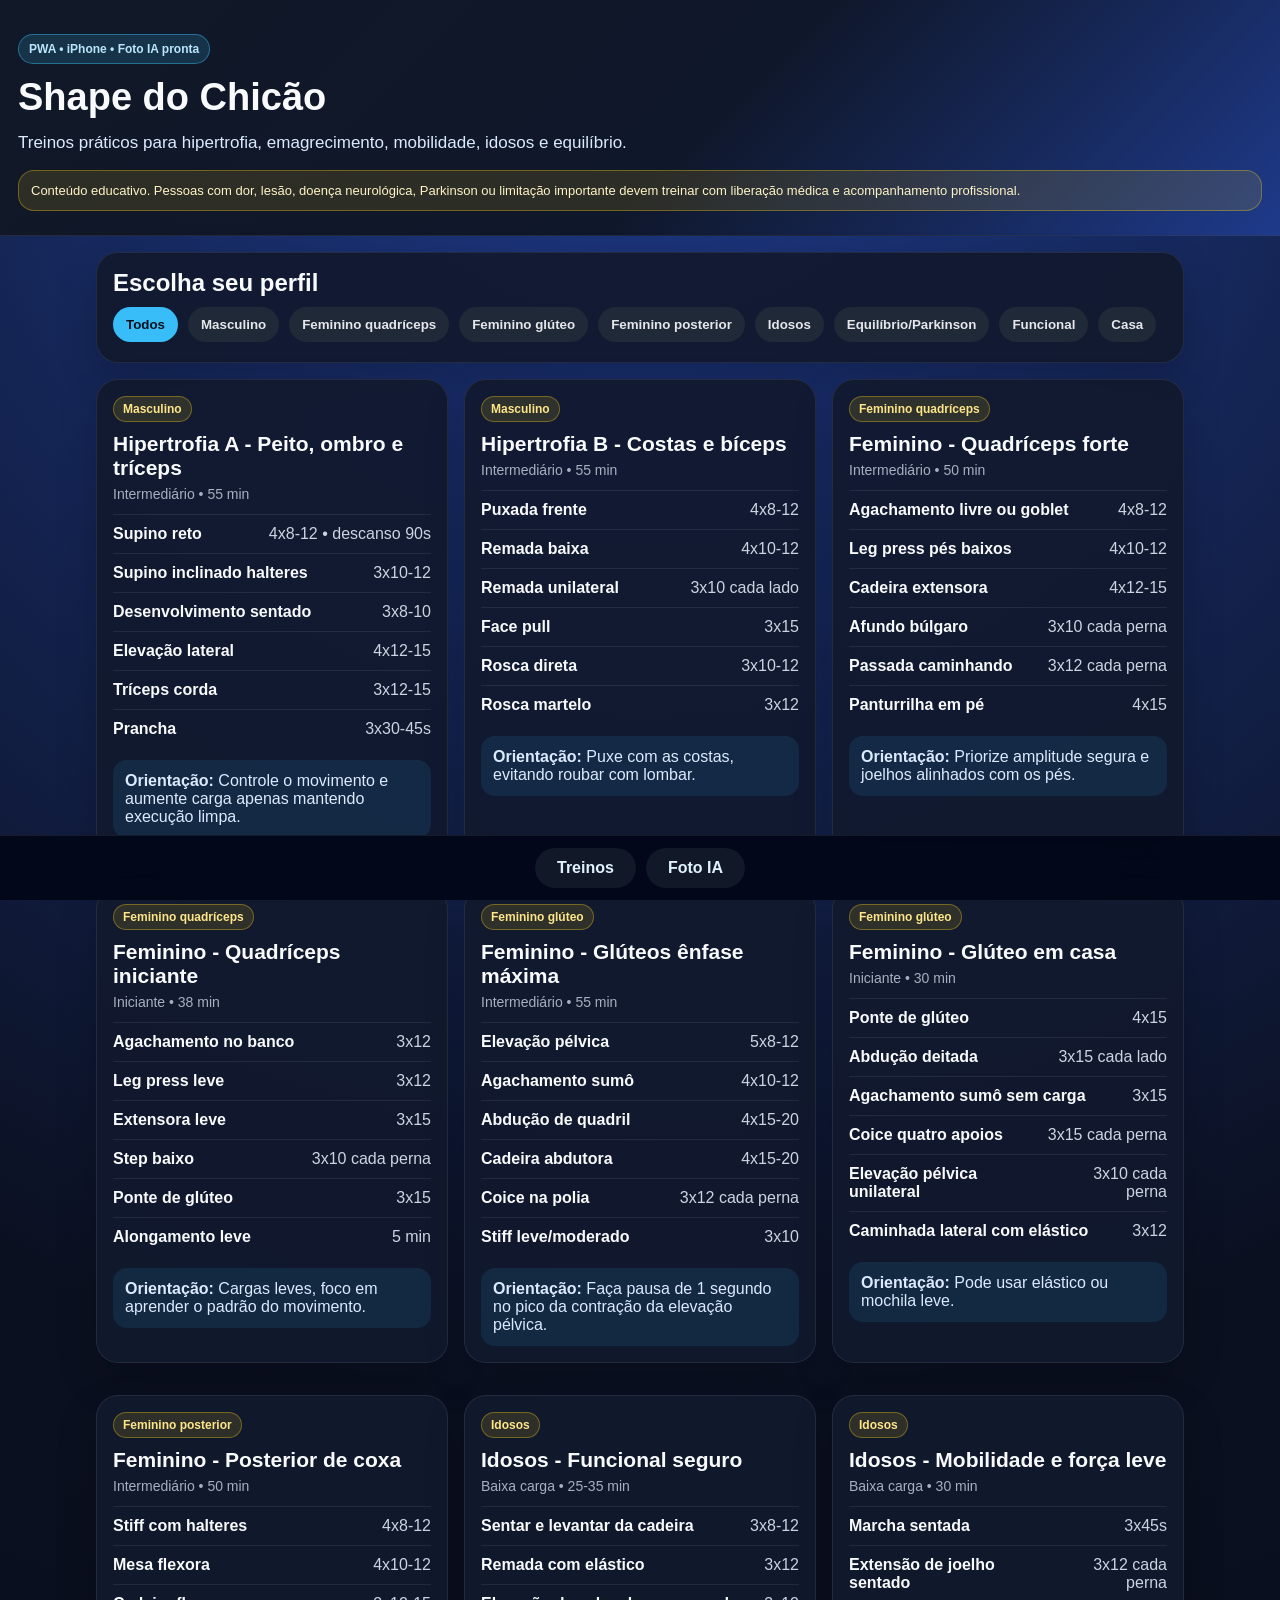
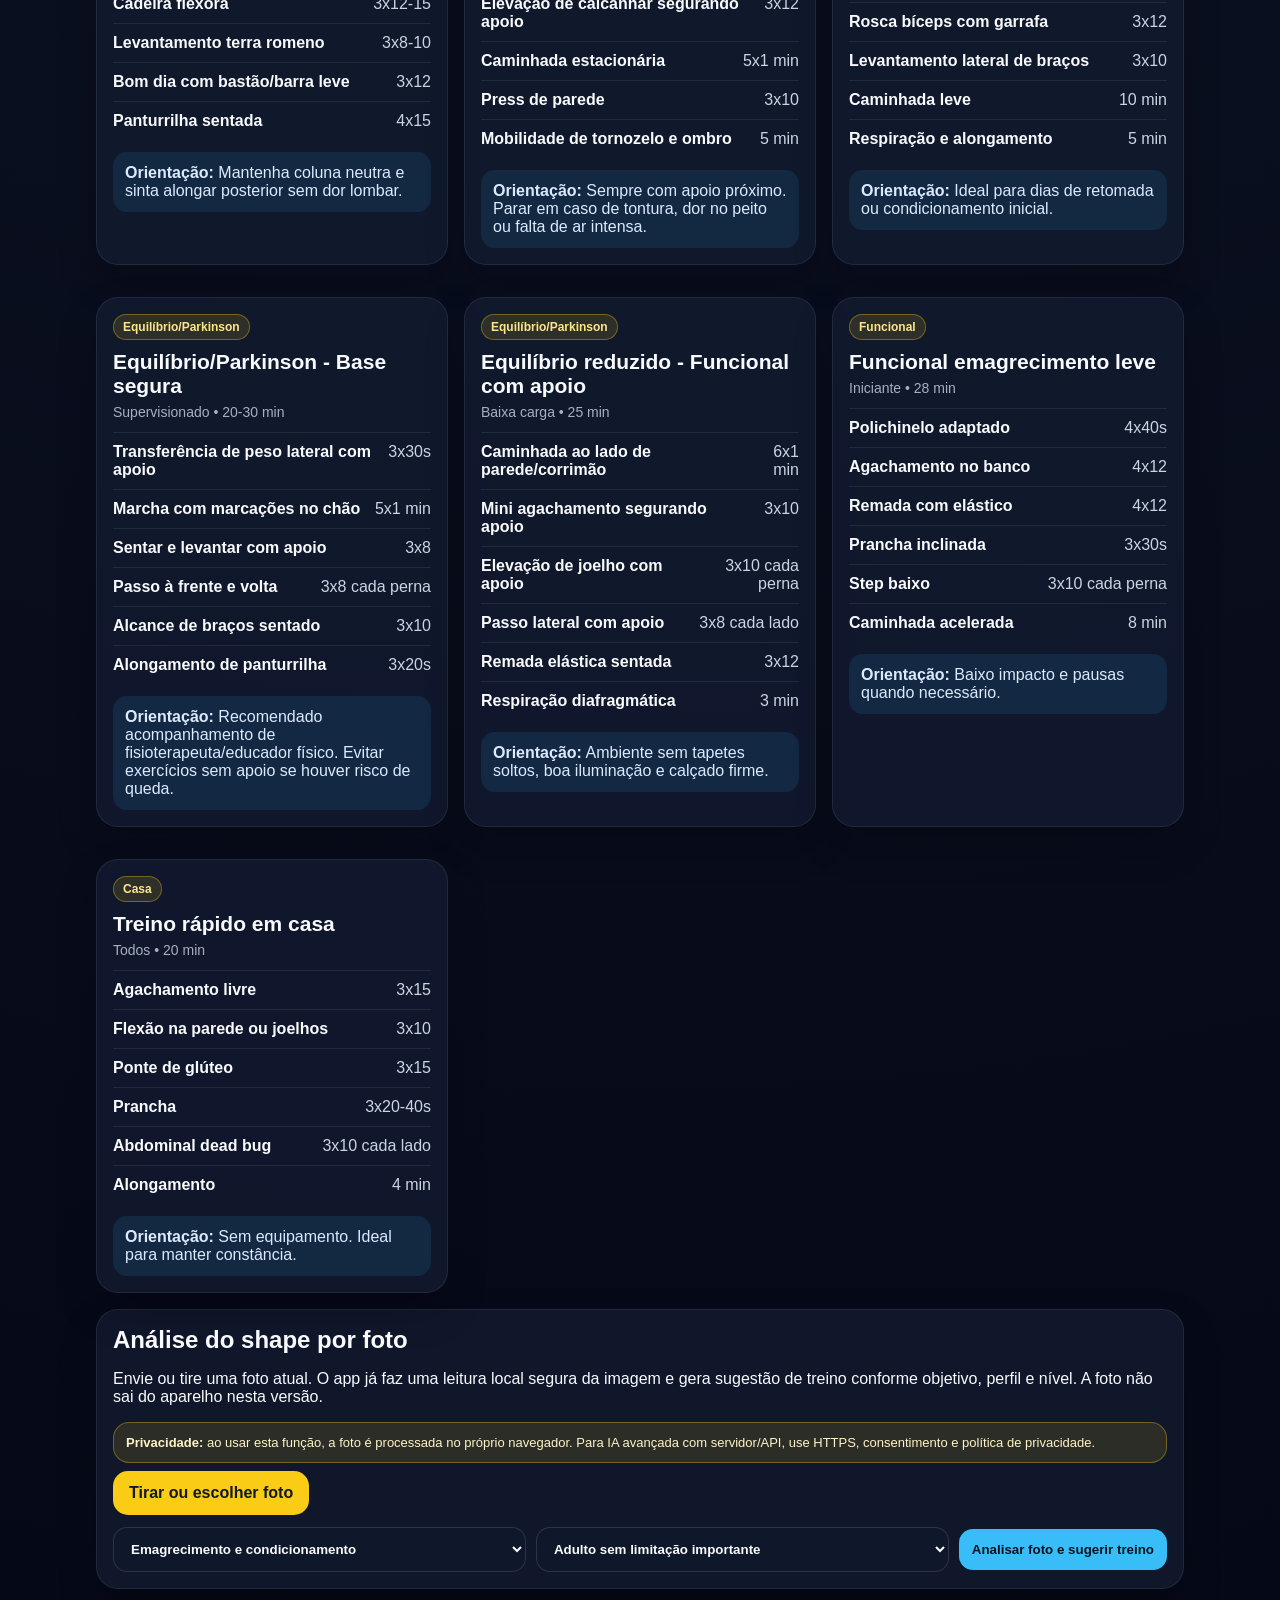
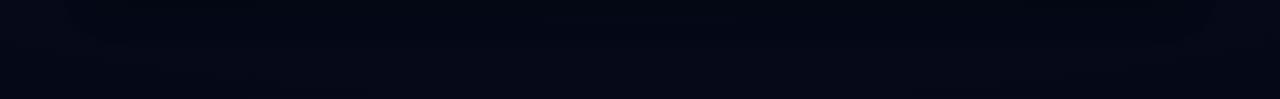
<file: shape-do-chicao-atualizado/index.html>
<!doctype html>
<html lang="pt-BR">
<head>
  <meta charset="utf-8">
  <meta name="viewport" content="width=device-width, initial-scale=1, viewport-fit=cover">
  <meta name="theme-color" content="#111827">
  <meta name="apple-mobile-web-app-capable" content="yes">
  <meta name="apple-mobile-web-app-status-bar-style" content="black-translucent">
  <meta name="apple-mobile-web-app-title" content="Shape do Chicão">
  <link rel="manifest" href="manifest.json">
  <title>Shape do Chicão</title>
  <link rel="stylesheet" href="style.css">
</head>
<body>
  <header class="hero">
    <div class="badge">PWA • iPhone • Foto IA pronta</div>
    <h1>Shape do Chicão</h1>
    <p>Treinos práticos para hipertrofia, emagrecimento, mobilidade, idosos e equilíbrio.</p>
    <div class="notice">Conteúdo educativo. Pessoas com dor, lesão, doença neurológica, Parkinson ou limitação importante devem treinar com liberação médica e acompanhamento profissional.</div>
  </header>

  <main>
    <section class="panel">
      <h2>Escolha seu perfil</h2>
      <div class="chips" id="filters"></div>
    </section>

    <section class="grid" id="workoutGrid"></section>

    <section class="panel camera-panel" id="foto">
      <h2>Análise do shape por foto</h2>
      <p>Envie ou tire uma foto atual. O app já faz uma leitura local segura da imagem e gera sugestão de treino conforme objetivo, perfil e nível. A foto não sai do aparelho nesta versão.</p>

      <div class="privacy-box">
        <b>Privacidade:</b> ao usar esta função, a foto é processada no próprio navegador. Para IA avançada com servidor/API, use HTTPS, consentimento e política de privacidade.
      </div>

      <label class="upload">
        <input id="photoInput" type="file" accept="image/*" capture="user">
        Tirar ou escolher foto
      </label>
      <img id="preview" alt="Prévia da foto" hidden>
      <canvas id="photoCanvas" hidden></canvas>

      <div class="form-row">
        <select id="goal">
          <option value="emagrecimento">Emagrecimento e condicionamento</option>
          <option value="massa">Ganho de massa muscular</option>
          <option value="gluteo">Foco em glúteos</option>
          <option value="quadriceps">Foco em quadríceps</option>
          <option value="posterior">Foco em posterior de coxa</option>
          <option value="saude">Saúde, equilíbrio e mobilidade</option>
        </select>
        <select id="profile">
          <option value="adulto">Adulto sem limitação importante</option>
          <option value="iniciante">Iniciante</option>
          <option value="idoso">Pessoa idosa</option>
          <option value="equilibrio">Limitação de equilíbrio/Parkinson</option>
        </select>
        <button id="analyzeBtn">Analisar foto e sugerir treino</button>
      </div>
      <div id="analysis" class="analysis"></div>
    </section>
  </main>

  <nav class="bottom-nav">
    <a href="#workoutGrid">Treinos</a>
    <a href="#foto">Foto IA</a>
  </nav>

  <script src="app.js"></script>
</body>
</html>
</file>
<file: shape-do-chicao-atualizado/style.css>
:root{--bg:#0b1020;--card:#121a2e;--card2:#17233d;--text:#f8fafc;--muted:#a7b0c0;--brand:#38bdf8;--accent:#facc15;--danger:#fb7185;--ok:#34d399}*{box-sizing:border-box}body{margin:0;font-family:-apple-system,BlinkMacSystemFont,"Segoe UI",Roboto,Arial,sans-serif;background:radial-gradient(circle at top,#1e3a8a 0,#0b1020 42%,#050816 100%);color:var(--text);padding-bottom:78px}.hero{padding:34px 18px 24px;background:linear-gradient(135deg,#111827,#0f172a 55%,#1e3a8a);border-bottom:1px solid rgba(255,255,255,.08)}.badge{display:inline-block;background:rgba(56,189,248,.16);color:#bae6fd;border:1px solid rgba(56,189,248,.45);padding:7px 10px;border-radius:999px;font-weight:800;font-size:12px}.hero h1{font-size:38px;line-height:1;margin:14px 0 8px}.hero p{color:#dbeafe;font-size:17px}.notice,.privacy-box{margin-top:14px;padding:12px;border-radius:16px;background:rgba(250,204,21,.12);border:1px solid rgba(250,204,21,.35);color:#fef3c7;font-size:13px}main{padding:16px;max-width:1120px;margin:auto}.panel,.card{background:rgba(18,26,46,.92);border:1px solid rgba(255,255,255,.08);border-radius:22px;padding:16px;box-shadow:0 18px 40px rgba(0,0,0,.2);margin-bottom:16px}.panel h2{margin:0 0 10px}.chips{display:flex;gap:10px;overflow-x:auto;padding-bottom:4px}.chip{border:0;background:#1f2937;color:#e5e7eb;padding:10px 13px;border-radius:999px;font-weight:800;white-space:nowrap}.chip.active{background:var(--brand);color:#04111d}.grid{display:grid;grid-template-columns:repeat(auto-fit,minmax(280px,1fr));gap:16px}.card h3{margin:10px 0 6px;font-size:21px}.tag{display:inline-block;background:rgba(250,204,21,.13);border:1px solid rgba(250,204,21,.35);color:#fde68a;padding:5px 9px;border-radius:999px;font-size:12px;font-weight:800}.meta{color:var(--muted);font-size:14px;margin-bottom:12px}.exercise{display:flex;justify-content:space-between;gap:14px;padding:10px 0;border-top:1px solid rgba(255,255,255,.08)}.exercise span{color:#cbd5e1;text-align:right}.tips{margin-top:12px;padding:12px;border-radius:14px;background:rgba(56,189,248,.10);color:#dbeafe}.camera-panel img{width:100%;max-height:520px;object-fit:cover;border-radius:18px;margin:12px 0;border:1px solid rgba(255,255,255,.15)}.upload{display:inline-flex;align-items:center;justify-content:center;margin:8px 0 12px;padding:13px 16px;background:var(--accent);color:#111827;border-radius:15px;font-weight:900}.upload input{display:none}.form-row{display:grid;grid-template-columns:1fr 1fr auto;gap:10px;align-items:center}select,button{padding:13px;border-radius:14px;border:1px solid rgba(255,255,255,.12);background:#0f172a;color:var(--text);font-weight:750}button{background:var(--brand);color:#06111f;border:0;cursor:pointer}.analysis{display:none;margin-top:14px;padding:15px;border-radius:18px;background:linear-gradient(135deg,rgba(52,211,153,.15),rgba(56,189,248,.12));border:1px solid rgba(52,211,153,.28);line-height:1.55}.metric-grid{display:grid;grid-template-columns:repeat(auto-fit,minmax(140px,1fr));gap:10px;margin:12px 0}.metric{background:rgba(255,255,255,.06);padding:10px;border-radius:14px}.metric b{display:block;color:#bfdbfe}.warning{margin-top:10px;color:#fde68a;font-size:13px}.bottom-nav{position:fixed;bottom:0;left:0;right:0;display:flex;gap:10px;justify-content:center;background:rgba(2,6,23,.92);backdrop-filter:blur(12px);padding:12px;border-top:1px solid rgba(255,255,255,.08)}.bottom-nav a{color:#e0f2fe;text-decoration:none;background:#111827;padding:11px 22px;border-radius:999px;font-weight:900}@media(max-width:760px){.form-row{grid-template-columns:1fr}.hero h1{font-size:32px}}
</file>
